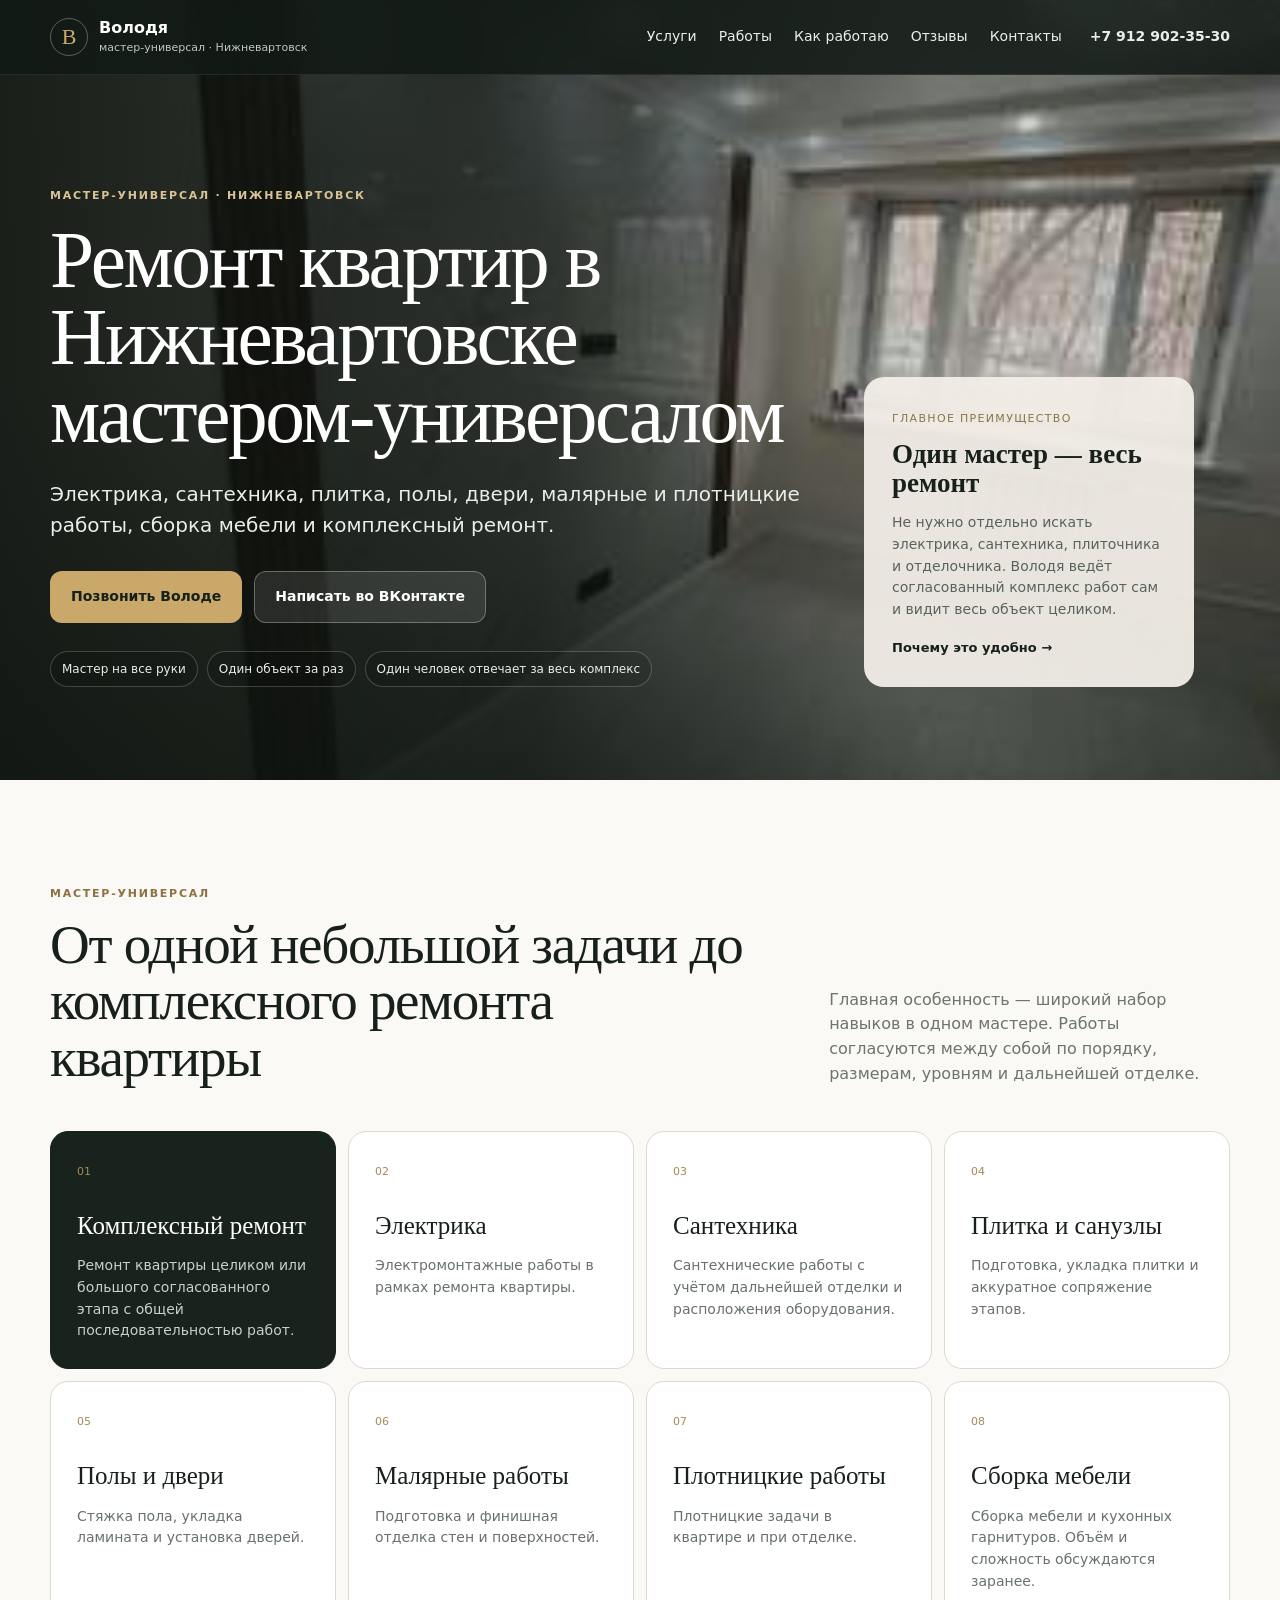
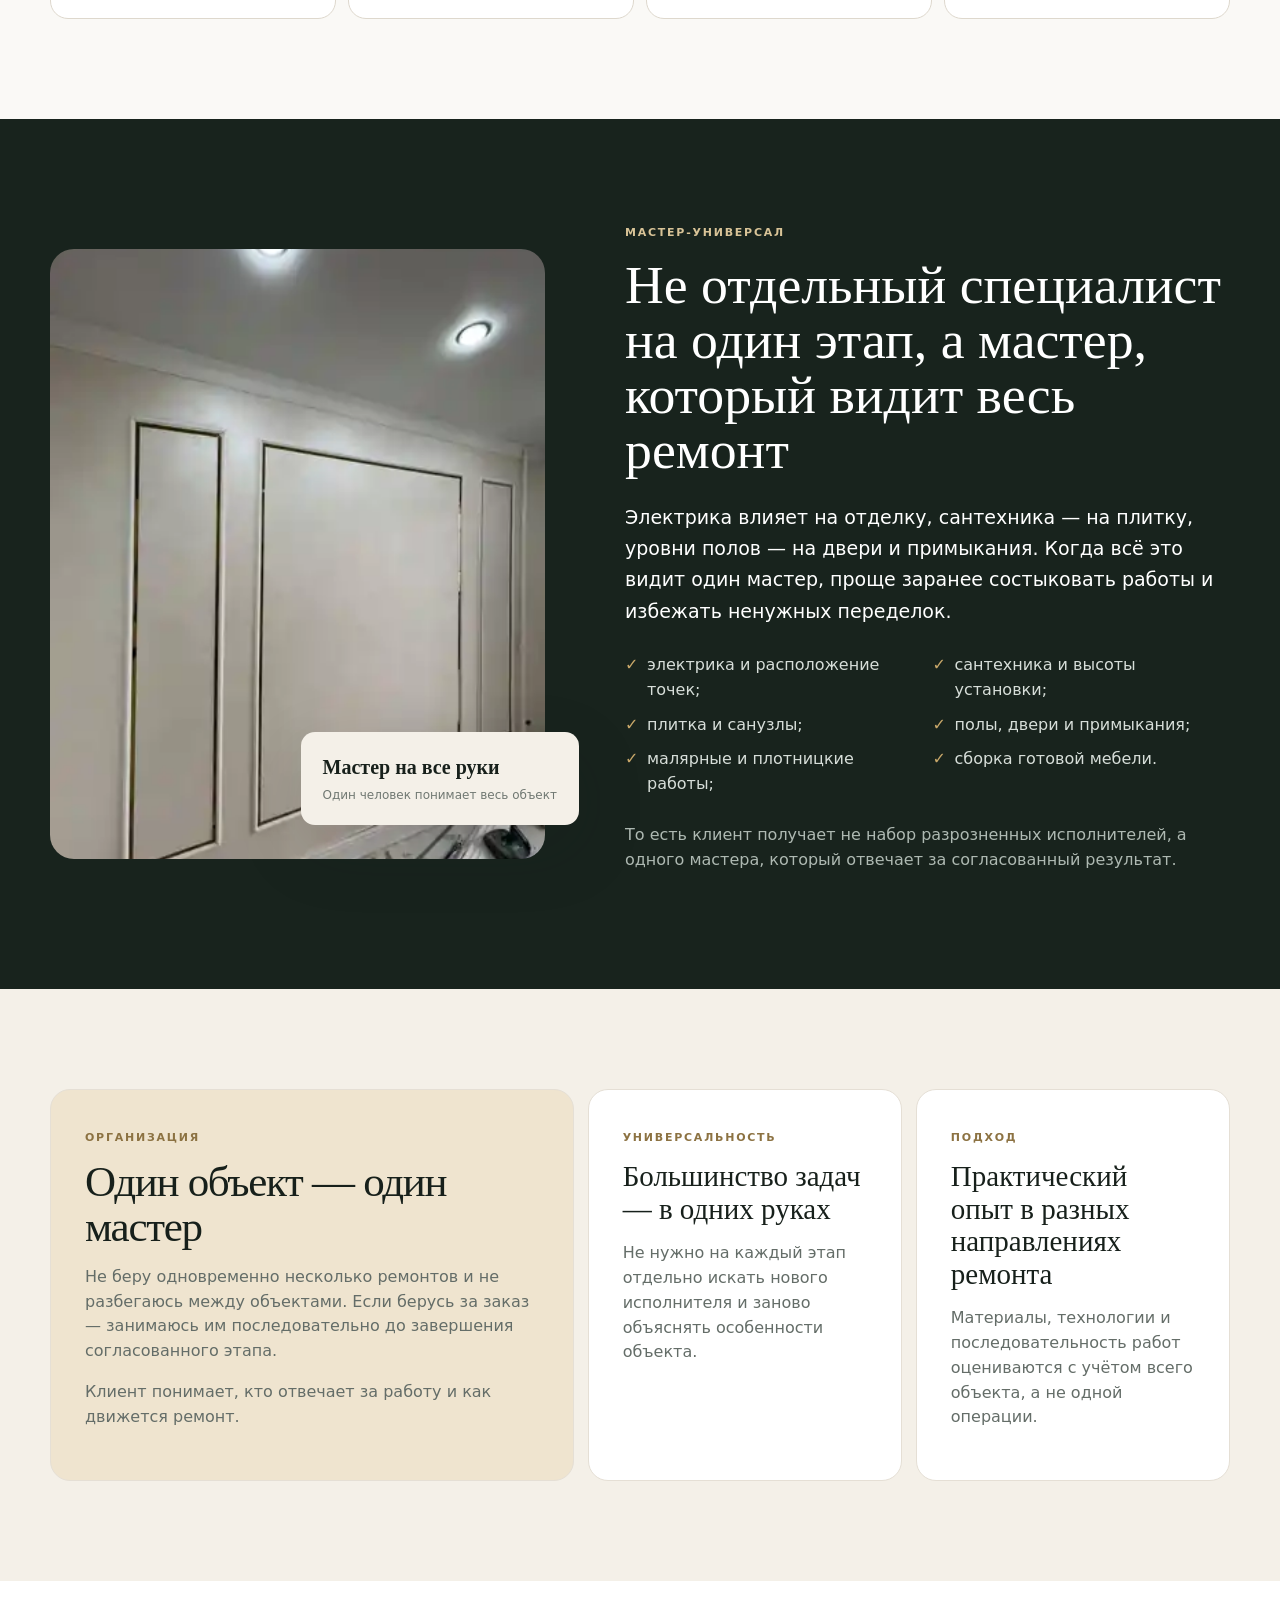
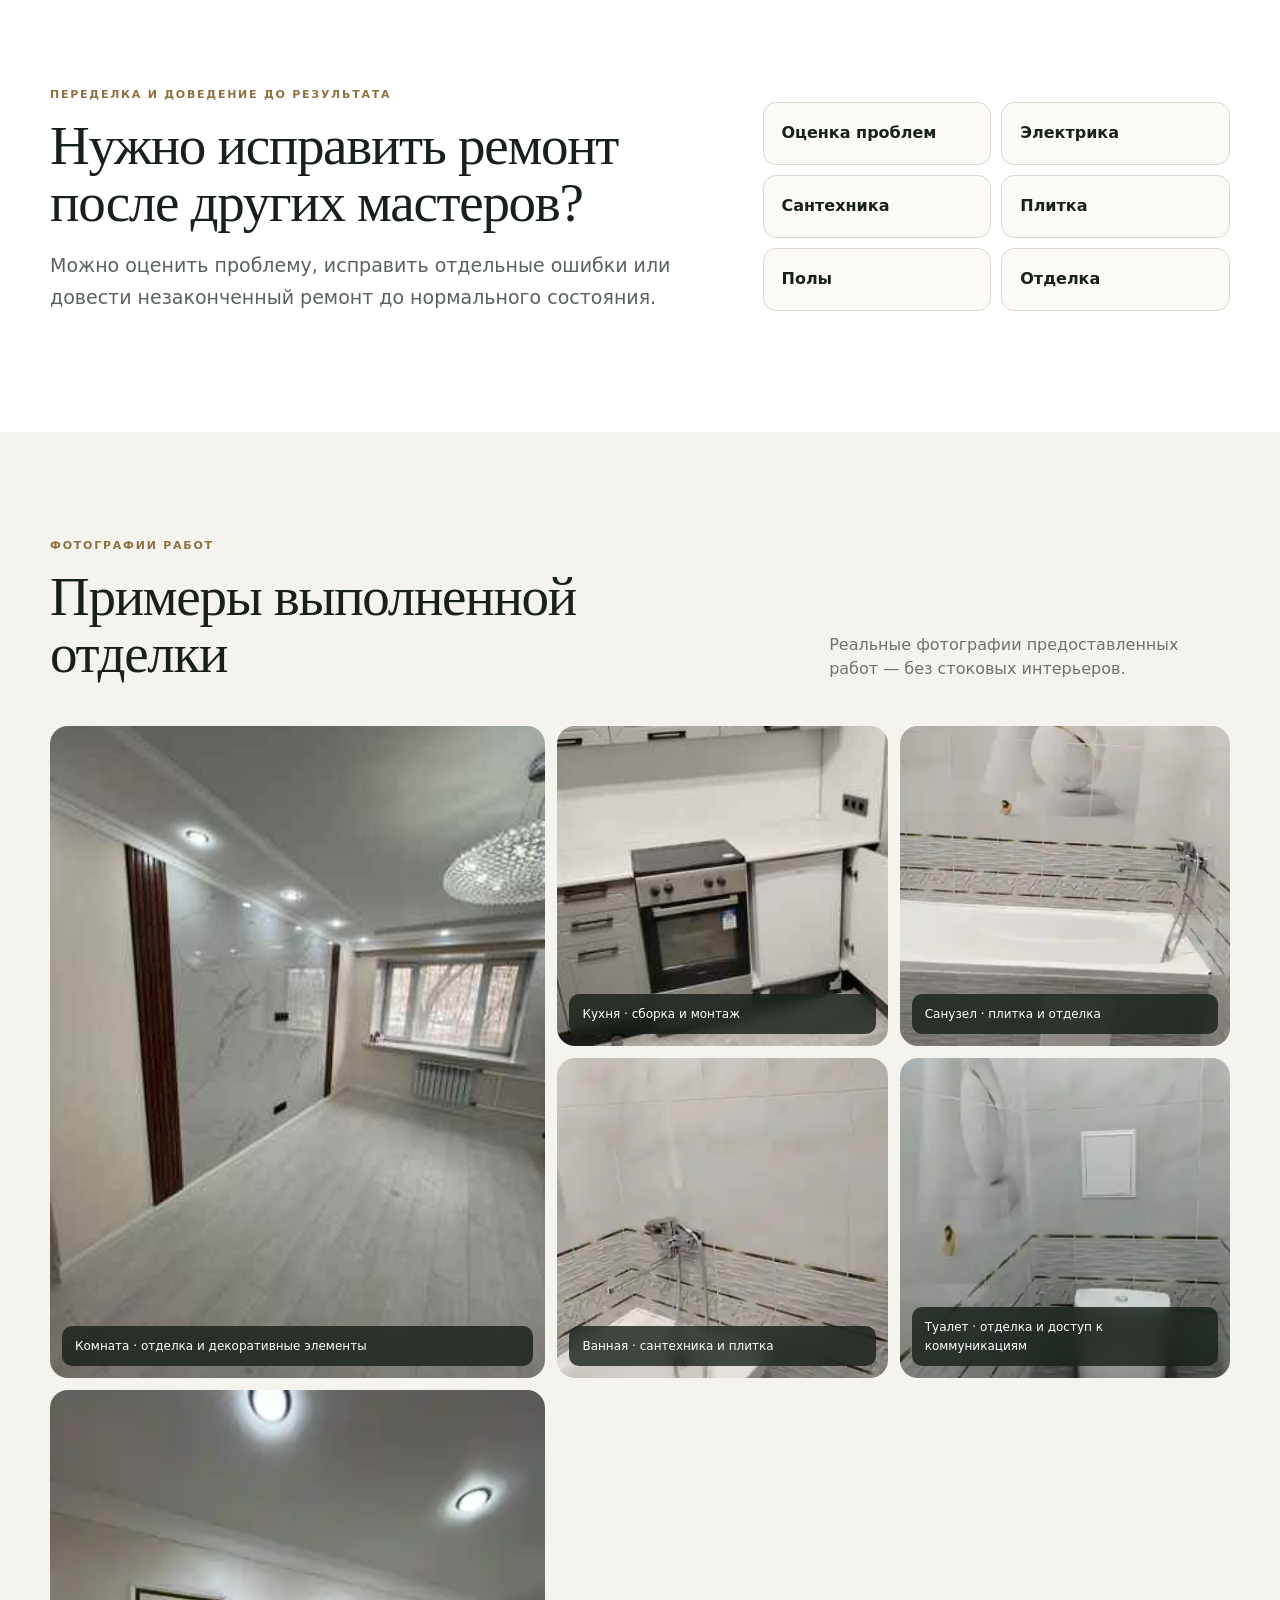
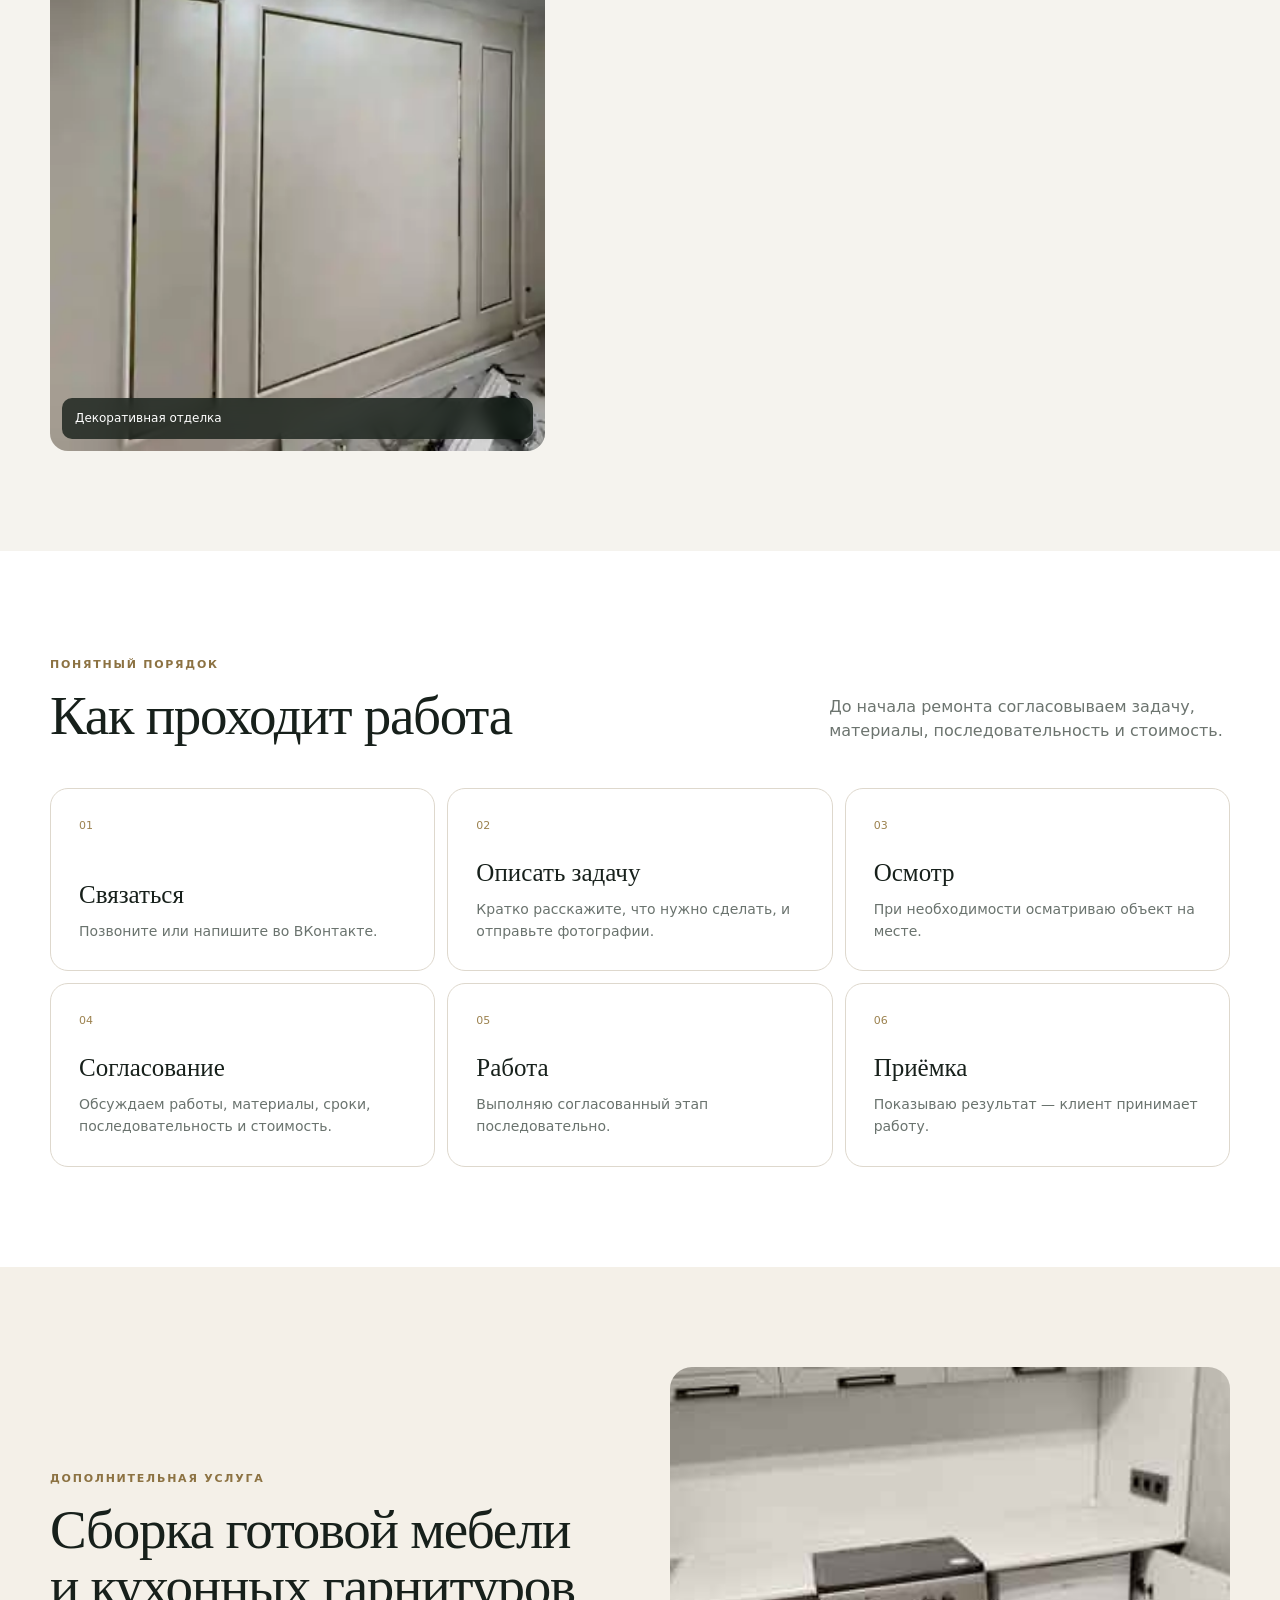
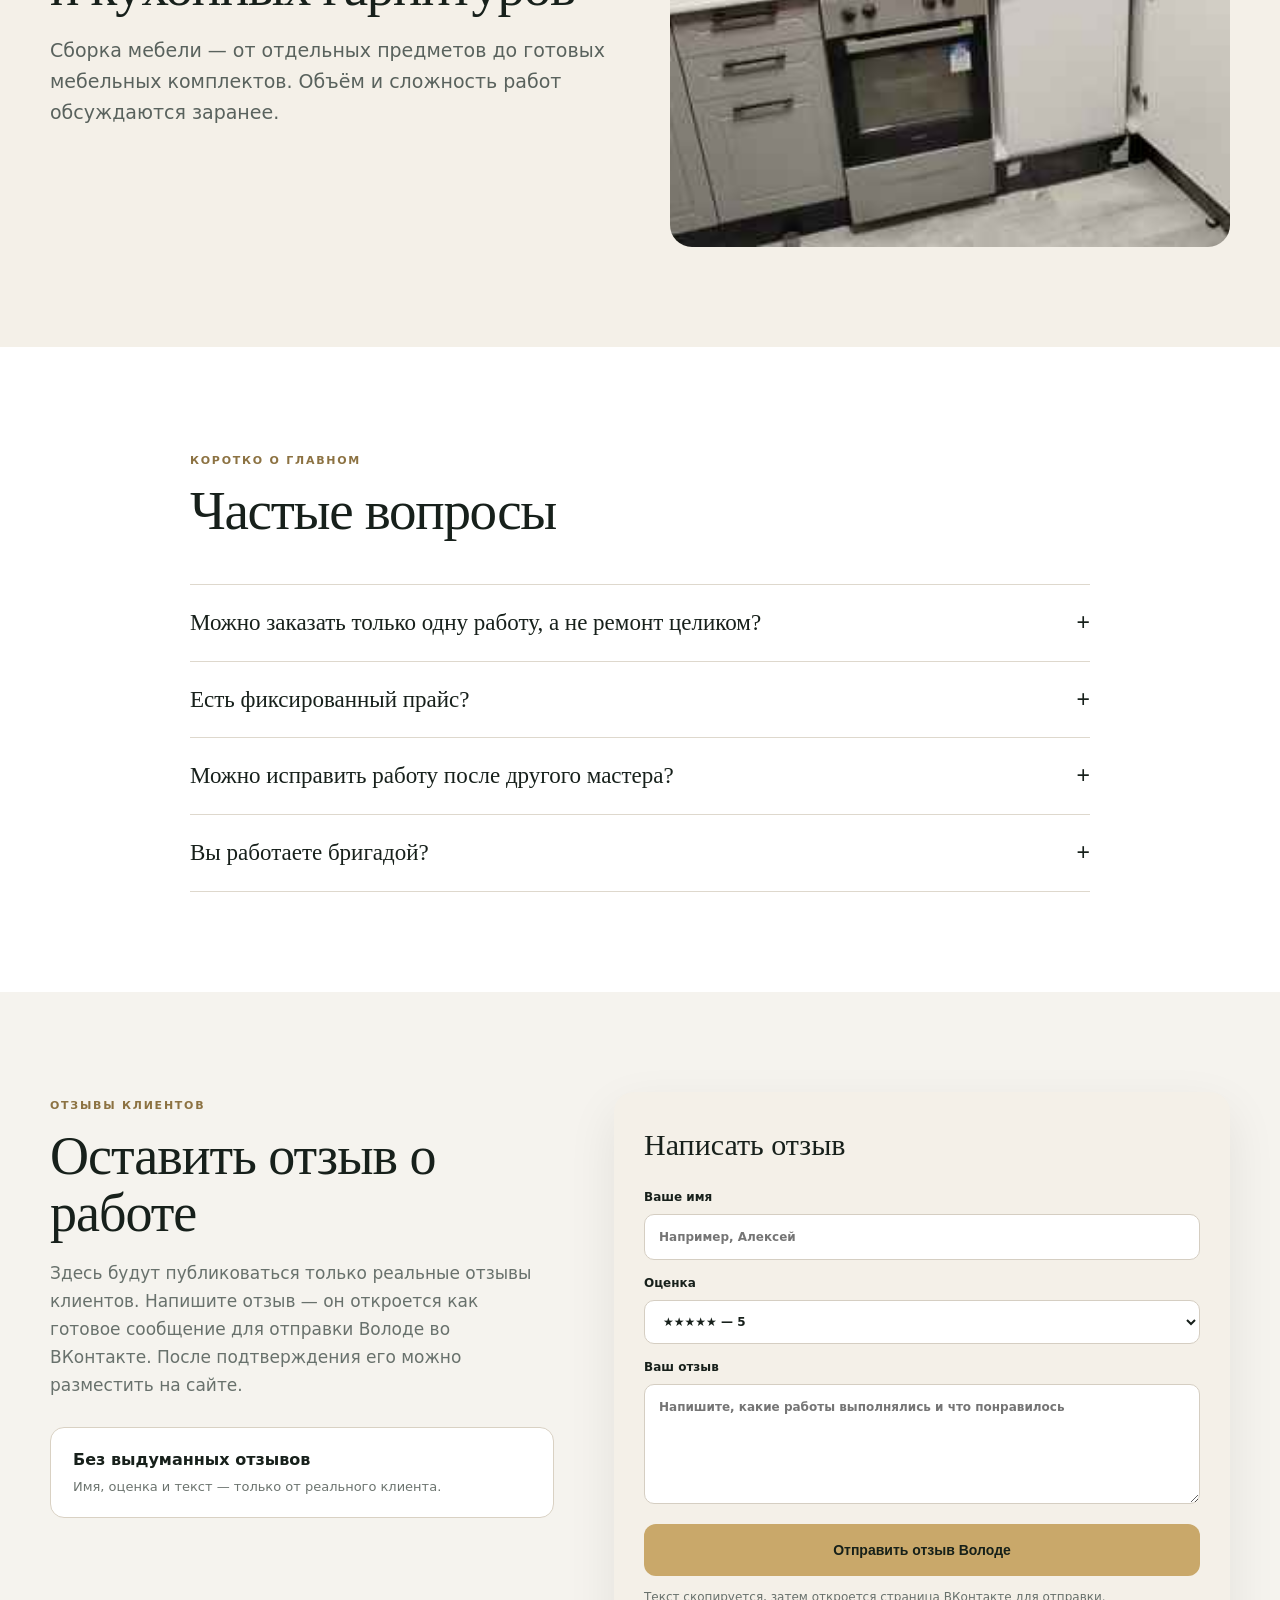
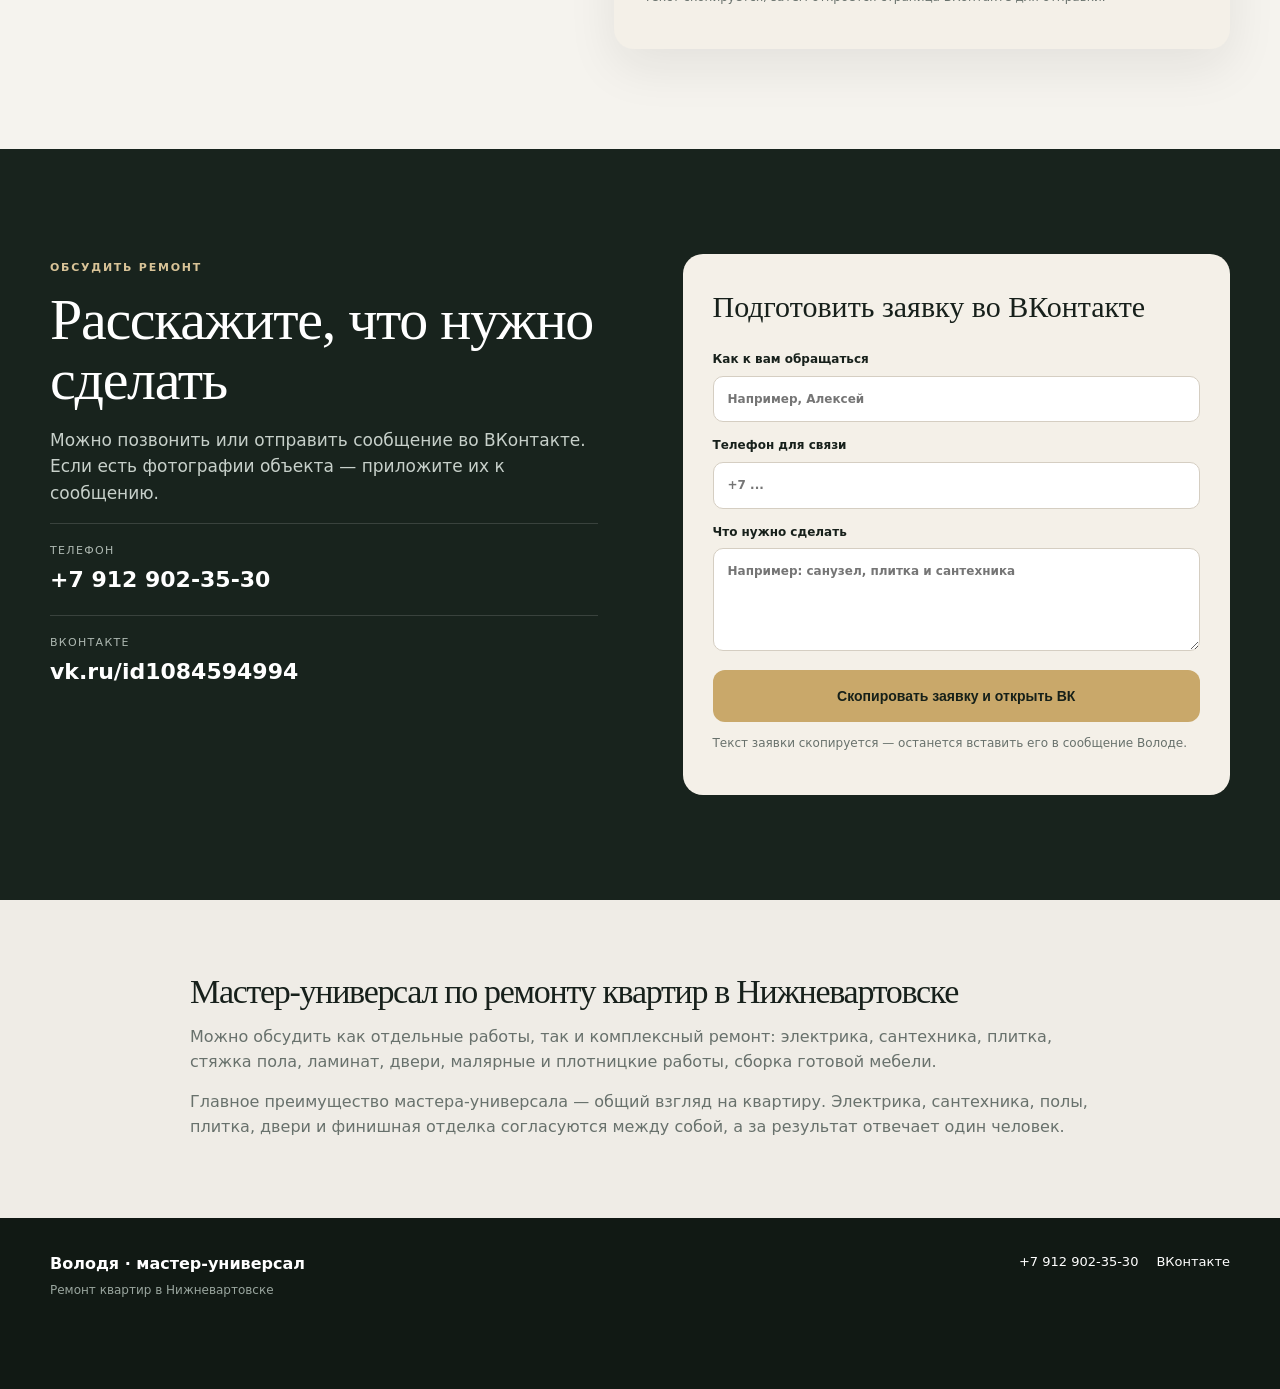
<file: index.html>
<!doctype html>
<html lang="ru" translate="no" class="notranslate">
<head>
  <meta charset="utf-8">
  <meta name="viewport" content="width=device-width,initial-scale=1,viewport-fit=cover">
  <meta name="google" content="notranslate">
  <title>Ремонт квартир в Нижневартовске — мастер-универсал Володя</title>
  <meta name="description" content="Ремонт квартир в Нижневартовске мастером-универсалом: электрика, сантехника, плитка, полы, двери, малярные работы, сборка мебели и комплексный ремонт.">
  <meta name="robots" content="index,follow,max-image-preview:large">
  <meta name="theme-color" content="#18231d">
  <link rel="canonical" href="https://evsavelev.github.io/volodya-remont-nizhnevartovsk/">
  <link rel="icon" href="assets/icons/favicon.svg" type="image/svg+xml">
  <meta property="og:type" content="website">
  <meta property="og:locale" content="ru_RU">
  <meta property="og:title" content="Ремонт квартир в Нижневартовске — мастер-универсал Володя">
  <meta property="og:description" content="Один мастер ведёт весь ремонт: от электрики и сантехники до плитки, полов, дверей и финишной отделки.">
  <meta property="og:url" content="https://evsavelev.github.io/volodya-remont-nizhnevartovsk/">
  <meta property="og:image" content="https://evsavelev.github.io/volodya-remont-nizhnevartovsk/assets/images/living-room-v2.jpg">
  <meta name="twitter:card" content="summary_large_image">
  <link rel="preload" href="assets/images/living-room-v2.jpg" as="image">
  <link rel="stylesheet" href="styles.css">
  <script type="application/ld+json">
  {
    "@context":"https://schema.org",
    "@type":"HomeAndConstructionBusiness",
    "name":"Володя — мастер-универсал по ремонту квартир",
    "description":"Частный мастер-универсал по ремонту квартир в Нижневартовске.",
    "url":"https://evsavelev.github.io/volodya-remont-nizhnevartovsk/",
    "telephone":"+79129023530",
    "areaServed":{"@type":"City","name":"Нижневартовск"},
    "sameAs":["https://vk.ru/id1084594994"],
    "image":"https://evsavelev.github.io/volodya-remont-nizhnevartovsk/assets/images/living-room-v2.jpg"
  }
  </script>
</head>
<body translate="no">
  <a class="skip" href="#main">К содержанию</a>
  <header class="site-header" id="top">
    <div class="wrap nav-wrap">
      <a class="brand" href="#top" aria-label="На главную">
        <span class="brand-mark">В</span>
        <span><b>Володя</b><small>мастер-универсал · Нижневартовск</small></span>
      </a>
      <button class="menu-btn" type="button" aria-expanded="false" aria-controls="main-nav">Меню</button>
      <nav id="main-nav" class="nav" aria-label="Основная навигация">
        <a href="#services">Услуги</a>
        <a href="#portfolio">Работы</a>
        <a href="#process">Как работаю</a>
        <a href="#reviews">Отзывы</a>
        <a href="#contacts">Контакты</a>
      </nav>
      <a class="phone top-phone" href="tel:+79129023530">+7 912 902-35-30</a>
    </div>
  </header>

  <main id="main">
    <section class="hero">
      <div class="hero-media" aria-hidden="true"></div>
      <div class="hero-shade" aria-hidden="true"></div>
      <div class="wrap hero-grid">
        <div class="hero-copy">
          <div class="eyebrow">Мастер-универсал · Нижневартовск</div>
          <h1>Ремонт квартир в Нижневартовске мастером-универсалом</h1>
          <p class="lead">Электрика, сантехника, плитка, полы, двери, малярные и плотницкие работы, сборка мебели и комплексный ремонт.</p>
          <div class="hero-actions">
            <a class="btn btn-primary" href="tel:+79129023530">Позвонить Володе</a>
            <a class="btn btn-light" href="https://vk.ru/id1084594994" target="_blank" rel="noopener">Написать во ВКонтакте</a>
          </div>
          <div class="hero-points" aria-label="Преимущества">
            <span>Мастер на все руки</span>
            <span>Один объект за раз</span>
            <span>Один человек отвечает за весь комплекс</span>
          </div>
        </div>
        <aside class="hero-card">
          <span class="card-kicker">Главное преимущество</span>
          <strong>Один мастер — весь ремонт</strong>
          <p>Не нужно отдельно искать электрика, сантехника, плиточника и отделочника. Володя ведёт согласованный комплекс работ сам и видит весь объект целиком.</p>
          <a href="#why">Почему это удобно →</a>
        </aside>
      </div>
    </section>

    <section class="section intro" id="services">
      <div class="wrap">
        <div class="section-head">
          <div><span class="eyebrow dark">Мастер-универсал</span><h2>От одной небольшой задачи до комплексного ремонта квартиры</h2></div>
          <p>Главная особенность — широкий набор навыков в одном мастере. Работы согласуются между собой по порядку, размерам, уровням и дальнейшей отделке.</p>
        </div>
        <div class="services-grid">
          <article class="service featured"><span>01</span><h3>Комплексный ремонт</h3><p>Ремонт квартиры целиком или большого согласованного этапа с общей последовательностью работ.</p></article>
          <article class="service"><span>02</span><h3>Электрика</h3><p>Электромонтажные работы в рамках ремонта квартиры.</p></article>
          <article class="service"><span>03</span><h3>Сантехника</h3><p>Сантехнические работы с учётом дальнейшей отделки и расположения оборудования.</p></article>
          <article class="service"><span>04</span><h3>Плитка и санузлы</h3><p>Подготовка, укладка плитки и аккуратное сопряжение этапов.</p></article>
          <article class="service"><span>05</span><h3>Полы и двери</h3><p>Стяжка пола, укладка ламината и установка дверей.</p></article>
          <article class="service"><span>06</span><h3>Малярные работы</h3><p>Подготовка и финишная отделка стен и поверхностей.</p></article>
          <article class="service"><span>07</span><h3>Плотницкие работы</h3><p>Плотницкие задачи в квартире и при отделке.</p></article>
          <article class="service"><span>08</span><h3>Сборка мебели</h3><p>Сборка мебели и кухонных гарнитуров. Объём и сложность обсуждаются заранее.</p></article>
        </div>
      </div>
    </section>

    <section class="section contrast" id="why">
      <div class="wrap split">
        <div class="photo-stack">
          <img src="assets/images/decor-wall.jpg" alt="Декоративная отделка стены в квартире" loading="lazy">
          <div class="photo-note"><b>Мастер на все руки</b><span>Один человек понимает весь объект</span></div>
        </div>
        <div class="text-block">
          <span class="eyebrow">Мастер-универсал</span>
          <h2>Не отдельный специалист на один этап, а мастер, который видит весь ремонт</h2>
          <p class="big">Электрика влияет на отделку, сантехника — на плитку, уровни полов — на двери и примыкания. Когда всё это видит один мастер, проще заранее состыковать работы и избежать ненужных переделок.</p>
          <ul class="checklist">
            <li>электрика и расположение точек;</li>
            <li>сантехника и высоты установки;</li>
            <li>плитка и санузлы;</li>
            <li>полы, двери и примыкания;</li>
            <li>малярные и плотницкие работы;</li>
            <li>сборка готовой мебели.</li>
          </ul>
          <p class="muted-light">То есть клиент получает не набор разрозненных исполнителей, а одного мастера, который отвечает за согласованный результат.</p>
        </div>
      </div>
    </section>

    <section class="section focus-section">
      <div class="wrap focus-grid">
        <article class="focus-card primary-focus"><span class="eyebrow dark">Организация</span><h2>Один объект — один мастер</h2><p>Не беру одновременно несколько ремонтов и не разбегаюсь между объектами. Если берусь за заказ — занимаюсь им последовательно до завершения согласованного этапа.</p><p>Клиент понимает, кто отвечает за работу и как движется ремонт.</p></article>
        <article class="focus-card"><span class="eyebrow dark">Универсальность</span><h3>Большинство задач — в одних руках</h3><p>Не нужно на каждый этап отдельно искать нового исполнителя и заново объяснять особенности объекта.</p></article>
        <article class="focus-card"><span class="eyebrow dark">Подход</span><h3>Практический опыт в разных направлениях ремонта</h3><p>Материалы, технологии и последовательность работ оцениваются с учётом всего объекта, а не одной операции.</p></article>
      </div>
    </section>

    <section class="section rescue">
      <div class="wrap rescue-grid">
        <div>
          <span class="eyebrow dark">Переделка и доведение до результата</span>
          <h2>Нужно исправить ремонт после других мастеров?</h2>
          <p class="big dark-big">Можно оценить проблему, исправить отдельные ошибки или довести незаконченный ремонт до нормального состояния.</p>
        </div>
        <div class="rescue-list">
          <span>Оценка проблем</span><span>Электрика</span><span>Сантехника</span><span>Плитка</span><span>Полы</span><span>Отделка</span>
        </div>
      </div>
    </section>

    <section class="section portfolio" id="portfolio">
      <div class="wrap">
        <div class="section-head"><div><span class="eyebrow dark">Фотографии работ</span><h2>Примеры выполненной отделки</h2></div><p>Реальные фотографии предоставленных работ — без стоковых интерьеров.</p></div>
        <div class="gallery">
          <figure class="g1"><img src="assets/images/living-room-v2.jpg" alt="Отделка комнаты с декоративными панелями и подсветкой" loading="lazy"><figcaption>Комната · отделка и декоративные элементы</figcaption></figure>
          <figure class="g2"><img src="assets/images/kitchen-v2.jpg" alt="Собранный кухонный гарнитур и подключённая техника" loading="lazy"><figcaption>Кухня · сборка и монтаж</figcaption></figure>
          <figure class="g3"><img src="assets/images/bathroom.jpg" alt="Отделанный санузел с ванной и плиткой" loading="lazy"><figcaption>Санузел · плитка и отделка</figcaption></figure>
          <figure class="g4"><img src="assets/images/bath-detail.jpg" alt="Монтаж ванны, смесителя и облицовка плиткой" loading="lazy"><figcaption>Ванная · сантехника и плитка</figcaption></figure>
          <figure class="g5"><img src="assets/images/toilet.jpg" alt="Отделка туалета плиткой с ревизионным люком" loading="lazy"><figcaption>Туалет · отделка и доступ к коммуникациям</figcaption></figure>
          <figure class="g6"><img src="assets/images/decor-wall.jpg" alt="Декоративная стеновая отделка с молдингами" loading="lazy"><figcaption>Декоративная отделка</figcaption></figure>
        </div>
      </div>
    </section>

    <section class="section process" id="process">
      <div class="wrap">
        <div class="section-head"><div><span class="eyebrow dark">Понятный порядок</span><h2>Как проходит работа</h2></div><p>До начала ремонта согласовываем задачу, материалы, последовательность и стоимость.</p></div>
        <ol class="steps">
          <li><b>Связаться</b><span>Позвоните или напишите во ВКонтакте.</span></li>
          <li><b>Описать задачу</b><span>Кратко расскажите, что нужно сделать, и отправьте фотографии.</span></li>
          <li><b>Осмотр</b><span>При необходимости осматриваю объект на месте.</span></li>
          <li><b>Согласование</b><span>Обсуждаем работы, материалы, сроки, последовательность и стоимость.</span></li>
          <li><b>Работа</b><span>Выполняю согласованный этап последовательно.</span></li>
          <li><b>Приёмка</b><span>Показываю результат — клиент принимает работу.</span></li>
        </ol>
      </div>
    </section>

    <section class="section furniture">
      <div class="wrap furniture-grid">
        <div><span class="eyebrow dark">Дополнительная услуга</span><h2>Сборка готовой мебели и кухонных гарнитуров</h2><p class="big dark-big">Сборка мебели — от отдельных предметов до готовых мебельных комплектов. Объём и сложность работ обсуждаются заранее.</p></div>
        <img src="assets/images/kitchen-v2.jpg" alt="Готовый кухонный гарнитур после сборки" loading="lazy">
      </div>
    </section>

    <section class="section faq">
      <div class="wrap narrow">
        <div class="section-head simple"><div><span class="eyebrow dark">Коротко о главном</span><h2>Частые вопросы</h2></div></div>
        <div class="faq-list">
          <details><summary>Можно заказать только одну работу, а не ремонт целиком?</summary><p>Да. Можно обсудить отдельные ремонтные работы: сантехнику, электрику, плитку, полы, двери, малярные, плотницкие и другие задачи из списка услуг.</p></details>
          <details><summary>Есть фиксированный прайс?</summary><p>Стоимость рассчитывается индивидуально после оценки объёма и сложности работ. Перед началом обсуждаем объём, последовательность и стоимость.</p></details>
          <details><summary>Можно исправить работу после другого мастера?</summary><p>Да. Сначала оценивается проблема, затем обсуждается, что именно целесообразно исправить или переделать.</p></details>
          <details><summary>Вы работаете бригадой?</summary><p>Нет. Это сайт частного мастера-универсала. Основная идея — один мастер видит весь объект целиком и отвечает за согласованный комплекс работ.</p></details>
        </div>
      </div>
    </section>

    <section class="section reviews" id="reviews">
      <div class="wrap review-grid">
        <div class="review-copy">
          <span class="eyebrow dark">Отзывы клиентов</span>
          <h2>Оставить отзыв о работе</h2>
          <p>Здесь будут публиковаться только реальные отзывы клиентов. Напишите отзыв — он откроется как готовое сообщение для отправки Володе во ВКонтакте. После подтверждения его можно разместить на сайте.</p>
          <div class="review-trust"><b>Без выдуманных отзывов</b><span>Имя, оценка и текст — только от реального клиента.</span></div>
        </div>
        <form class="lead-form review-form" id="review-form">
          <h3>Написать отзыв</h3>
          <label>Ваше имя<input name="review_name" autocomplete="name" required placeholder="Например, Алексей"></label>
          <label>Оценка<select name="review_rating" required><option value="5">★★★★★ — 5</option><option value="4">★★★★☆ — 4</option><option value="3">★★★☆☆ — 3</option><option value="2">★★☆☆☆ — 2</option><option value="1">★☆☆☆☆ — 1</option></select></label>
          <label>Ваш отзыв<textarea name="review_text" rows="5" required placeholder="Напишите, какие работы выполнялись и что понравилось"></textarea></label>
          <button class="btn btn-primary full" type="submit">Отправить отзыв Володе</button>
          <p class="form-note" id="review-note">Текст скопируется, затем откроется страница ВКонтакте для отправки.</p>
        </form>
      </div>
    </section>

    <section class="contact-section" id="contacts">
      <div class="wrap contact-grid">
        <div class="contact-copy">
          <span class="eyebrow">Обсудить ремонт</span>
          <h2>Расскажите, что нужно сделать</h2>
          <p>Можно позвонить или отправить сообщение во ВКонтакте. Если есть фотографии объекта — приложите их к сообщению.</p>
          <a class="contact-line" href="tel:+79129023530"><span>Телефон</span><b>+7 912 902-35-30</b></a>
          <a class="contact-line" href="https://vk.ru/id1084594994" target="_blank" rel="noopener"><span>ВКонтакте</span><b>vk.ru/id1084594994</b></a>
        </div>
        <form class="lead-form" id="lead-form">
          <h3>Подготовить заявку во ВКонтакте</h3>
          <label>Как к вам обращаться<input name="name" autocomplete="name" placeholder="Например, Алексей"></label>
          <label>Телефон для связи<input name="phone" autocomplete="tel" inputmode="tel" placeholder="+7 ..."></label>
          <label>Что нужно сделать<textarea name="task" rows="4" placeholder="Например: санузел, плитка и сантехника"></textarea></label>
          <button class="btn btn-primary full" type="submit">Скопировать заявку и открыть ВК</button>
          <p class="form-note" id="form-note">Текст заявки скопируется — останется вставить его в сообщение Володе.</p>
        </form>
      </div>
    </section>

    <section class="seo-copy">
      <div class="wrap narrow">
        <h2>Мастер-универсал по ремонту квартир в Нижневартовске</h2>
        <p>Можно обсудить как отдельные работы, так и комплексный ремонт: электрика, сантехника, плитка, стяжка пола, ламинат, двери, малярные и плотницкие работы, сборка готовой мебели.</p>
        <p>Главное преимущество мастера-универсала — общий взгляд на квартиру. Электрика, сантехника, полы, плитка, двери и финишная отделка согласуются между собой, а за результат отвечает один человек.</p>
      </div>
    </section>
  </main>

  <footer class="footer">
    <div class="wrap footer-grid"><div><b>Володя · мастер-универсал</b><span>Ремонт квартир в Нижневартовске</span></div><div class="footer-links"><a href="tel:+79129023530">+7 912 902-35-30</a><a href="https://vk.ru/id1084594994" target="_blank" rel="noopener">ВКонтакте</a></div></div>
  </footer>

  <div class="mobile-bar" aria-label="Быстрые контакты"><a href="tel:+79129023530">Позвонить</a><a href="https://vk.ru/id1084594994" target="_blank" rel="noopener">Написать ВК</a></div>
  <script src="script.js" defer></script>
</body>
</html>
</file>
<file: styles.css>
:root{--ink:#17201b;--deep:#18231d;--deep2:#223128;--paper:#f4f0e8;--white:#fff;--gold:#c9a86a;--line:#ded8cd;--muted:#6c746f;--shadow:0 24px 70px rgba(20,31,25,.14);--radius:24px}*{box-sizing:border-box}html{scroll-behavior:smooth}body{margin:0;font-family:Inter,ui-sans-serif,system-ui,-apple-system,BlinkMacSystemFont,"Segoe UI",sans-serif;background:#faf9f6;color:var(--ink);line-height:1.55}img{max-width:100%;display:block}a{color:inherit}.wrap{width:min(1180px,calc(100% - 40px));margin:auto}.narrow{width:min(900px,calc(100% - 40px))}.skip{position:absolute;left:-9999px;top:0}.skip:focus{left:12px;top:12px;z-index:999;background:#fff;padding:10px 14px}.site-header{position:fixed;top:0;left:0;right:0;z-index:50;background:rgba(18,26,21,.86);backdrop-filter:blur(16px);border-bottom:1px solid rgba(255,255,255,.08);color:#fff}.nav-wrap{height:74px;display:flex;align-items:center;gap:28px}.brand{display:flex;align-items:center;gap:11px;text-decoration:none;min-width:250px}.brand-mark{width:38px;height:38px;border:1px solid rgba(255,255,255,.3);border-radius:50%;display:grid;place-items:center;font-family:Georgia,serif;color:var(--gold);font-size:22px}.brand span:last-child{display:flex;flex-direction:column;line-height:1.05}.brand small{font-size:11px;color:#bfc8c1;margin-top:5px;font-weight:500}.nav{display:flex;gap:22px;margin-left:auto}.nav a,.top-phone{font-size:14px;text-decoration:none;color:#e9eee9}.nav a:hover,.top-phone:hover{color:#fff}.top-phone{font-weight:750;white-space:nowrap}.menu-btn{display:none;background:none;border:1px solid rgba(255,255,255,.25);color:#fff;padding:8px 12px;border-radius:10px}.hero{min-height:780px;position:relative;display:grid;align-items:end;color:#fff;overflow:hidden}.hero-media{position:absolute;inset:0;background:url('assets/images/living-room.webp') center 46%/cover no-repeat;transform:scale(1.02)}.hero-shade{position:absolute;inset:0;background:linear-gradient(90deg,rgba(14,20,16,.92) 0%,rgba(14,20,16,.76) 42%,rgba(14,20,16,.18) 72%),linear-gradient(0deg,rgba(14,20,16,.58),transparent 52%)}.hero-grid{position:relative;z-index:2;display:grid;grid-template-columns:minmax(0,760px) 330px;gap:54px;align-items:end;padding:180px 0 86px}.hero-copy h1{font-family:Georgia,"Times New Roman",serif;font-weight:500;font-size:clamp(48px,6.2vw,84px);line-height:.98;letter-spacing:-2.4px;margin:18px 0 24px;max-width:850px}.eyebrow{text-transform:uppercase;letter-spacing:.16em;font-size:11px;font-weight:800;color:#d8c397}.eyebrow.dark{color:#8c7242}.lead{font-size:20px;max-width:700px;color:#e8eee9;margin:0 0 30px}.hero-actions{display:flex;flex-wrap:wrap;gap:12px}.btn{display:inline-flex;align-items:center;justify-content:center;min-height:52px;padding:0 20px;border-radius:12px;text-decoration:none;border:1px solid transparent;font-weight:800;font-size:14px;cursor:pointer}.btn-primary{background:var(--gold);color:#162019}.btn-light{background:rgba(255,255,255,.1);border-color:rgba(255,255,255,.3);color:#fff}.hero-points{display:flex;flex-wrap:wrap;gap:9px;margin-top:28px}.hero-points span{font-size:12px;border:1px solid rgba(255,255,255,.2);border-radius:999px;padding:8px 11px;color:#e8eee9;background:rgba(0,0,0,.1)}.hero-card{background:rgba(244,240,232,.94);color:var(--ink);border-radius:20px;padding:28px;box-shadow:var(--shadow)}.hero-card .card-kicker{font-size:11px;text-transform:uppercase;letter-spacing:.12em;color:#8b7449}.hero-card strong{display:block;font-family:Georgia,serif;font-size:27px;line-height:1.08;margin:10px 0 14px}.hero-card p{font-size:14px;color:#59625d}.hero-card a{text-decoration:none;font-size:13px;font-weight:800}.section{padding:100px 0}.section-head{display:grid;grid-template-columns:1.15fr .65fr;gap:70px;align-items:end;margin-bottom:44px}.section-head h2,.focus-card h2,.rescue h2,.contact-copy h2,.furniture h2,.seo-copy h2{font-family:Georgia,serif;font-weight:500;font-size:clamp(36px,4.3vw,58px);line-height:1.03;letter-spacing:-1.3px;margin:12px 0 0}.section-head p{color:var(--muted);margin:0;font-size:16px}.services-grid{display:grid;grid-template-columns:repeat(4,1fr);gap:12px}.service{background:#fff;border:1px solid var(--line);padding:26px;border-radius:18px;min-height:210px;transition:.2s transform,.2s box-shadow}.service:hover{transform:translateY(-3px);box-shadow:0 16px 38px rgba(25,35,29,.08)}.service.featured{background:var(--deep);color:#fff;border-color:var(--deep)}.service span{font-size:11px;color:#a68a58}.service h3{font-family:Georgia,serif;font-size:25px;font-weight:500;margin:24px 0 10px}.service p{font-size:14px;color:#68716c;margin:0}.service.featured p{color:#c9d0cb}.contrast{background:var(--deep);color:#fff}.split{display:grid;grid-template-columns:.9fr 1.1fr;gap:80px;align-items:center}.photo-stack{position:relative}.photo-stack img{width:100%;height:610px;object-fit:cover;border-radius:24px}.photo-note{position:absolute;right:-34px;bottom:34px;background:var(--paper);color:var(--ink);padding:20px 22px;border-radius:14px;box-shadow:var(--shadow);display:flex;flex-direction:column}.photo-note b{font-family:Georgia,serif;font-size:20px}.photo-note span{font-size:12px;color:#707872;margin-top:3px}.text-block h2{font-family:Georgia,serif;font-size:clamp(40px,4.2vw,60px);line-height:1.02;font-weight:500;margin:14px 0 24px}.big{font-size:19px;line-height:1.65}.checklist{list-style:none;padding:0;margin:26px 0;display:grid;grid-template-columns:1fr 1fr;gap:10px}.checklist li{position:relative;padding-left:22px;color:#d7ded9}.checklist li:before{content:"✓";position:absolute;left:0;color:var(--gold)}.muted-light{color:#aeb9b2}.focus-section{background:var(--paper)}.focus-grid{display:grid;grid-template-columns:1.25fr .75fr .75fr;gap:14px}.focus-card{background:#fff;border-radius:20px;padding:34px;border:1px solid #e5dfd5}.focus-card.primary-focus{background:#efe4cf}.focus-card h2{font-size:43px}.focus-card h3{font-family:Georgia,serif;font-size:29px;font-weight:500;line-height:1.12;margin:12px 0 16px}.focus-card p{color:#646d68}.rescue{background:#fff}.rescue-grid{display:grid;grid-template-columns:1.15fr .85fr;gap:80px;align-items:center}.dark-big{color:#59625d}.rescue-list{display:grid;grid-template-columns:1fr 1fr;gap:10px}.rescue-list span{padding:18px;border:1px solid var(--line);border-radius:13px;background:#fbfaf7;font-weight:750}.portfolio{background:#f5f3ee}.gallery{display:grid;grid-template-columns:1.2fr .8fr .8fr;grid-template-rows:320px 320px;gap:12px}.gallery figure{margin:0;position:relative;overflow:hidden;border-radius:18px;background:#ddd}.gallery picture,.gallery img{width:100%;height:100%}.gallery img{object-fit:cover;transition:transform .35s}.gallery figure:hover img{transform:scale(1.025)}.gallery figcaption{position:absolute;left:12px;right:12px;bottom:12px;background:rgba(20,29,23,.78);backdrop-filter:blur(8px);color:#fff;padding:11px 13px;border-radius:10px;font-size:12px}.g1{grid-row:1/3}.process{background:#fff}.steps{counter-reset:step;list-style:none;padding:0;margin:0;display:grid;grid-template-columns:repeat(3,1fr);gap:12px}.steps li{counter-increment:step;padding:28px;border:1px solid var(--line);border-radius:18px;min-height:170px;display:flex;flex-direction:column;background:#fff}.steps li:before{content:"0" counter(step);font-size:11px;color:#9c824f;margin-bottom:auto}.steps b{font-family:Georgia,serif;font-size:25px;font-weight:500;margin:20px 0 6px}.steps span{color:#6a736e;font-size:14px}.furniture{background:var(--paper)}.furniture-grid{display:grid;grid-template-columns:1fr 1fr;gap:60px;align-items:center}.furniture img{height:480px;width:100%;object-fit:cover;border-radius:22px}.faq{background:#fff}.section-head.simple{grid-template-columns:1fr}.faq-list{border-top:1px solid var(--line)}details{border-bottom:1px solid var(--line);padding:20px 0}summary{cursor:pointer;font-family:Georgia,serif;font-size:23px;list-style:none;display:flex;justify-content:space-between;gap:20px}summary:after{content:"+";font-family:Inter,sans-serif}details[open] summary:after{content:"−"}details p{color:#65706a;max-width:760px}.reviews{background:#f5f3ee}.review-placeholder{display:grid;grid-template-columns:1fr 1fr;gap:80px;align-items:center;border:1px dashed #bdb5a7;border-radius:20px;padding:34px}.review-placeholder h2{font-family:Georgia,serif;font-size:40px;font-weight:500;margin:10px 0 0}.review-placeholder p{color:#6c746f}.contact-section{background:var(--deep);color:#fff;padding:105px 0}.contact-grid{display:grid;grid-template-columns:1fr 1fr;gap:85px}.contact-copy h2{font-size:58px}.contact-copy>p{color:#c7d0ca;font-size:17px}.contact-line{display:flex;flex-direction:column;text-decoration:none;border-top:1px solid rgba(255,255,255,.14);padding:18px 0}.contact-line span{font-size:11px;text-transform:uppercase;letter-spacing:.12em;color:#aeb9b2}.contact-line b{font-size:22px;margin-top:4px}.lead-form{background:#f4f0e8;color:var(--ink);padding:30px;border-radius:20px}.lead-form h3{font-family:Georgia,serif;font-size:30px;font-weight:500;margin:0 0 20px}.lead-form label{display:block;font-size:12px;font-weight:750;margin:14px 0}.lead-form input,.lead-form textarea{width:100%;border:1px solid #d5cec2;border-radius:10px;padding:13px 14px;margin-top:7px;font:inherit;background:#fff}.full{width:100%;border:0}.form-note{font-size:12px;color:#68716c}.seo-copy{background:#efece6;padding:62px 0}.seo-copy h2{font-size:34px}.seo-copy p{color:#68716c}.footer{background:#111914;color:#fff;padding:34px 0 90px}.footer-grid{display:flex;justify-content:space-between;gap:20px}.footer-grid>div:first-child{display:flex;flex-direction:column}.footer-grid span{font-size:12px;color:#9aa69f;margin-top:4px}.footer-links{display:flex;gap:18px}.footer-links a{text-decoration:none;font-size:13px}.mobile-bar{display:none}.menu-btn{font:inherit}.hero-card,.lead-form,.service,.focus-card,.gallery figure,.furniture img{box-shadow:none}@media(max-width:980px){.nav,.top-phone{display:none}.menu-btn{display:block;margin-left:auto}.nav.open{display:flex;position:absolute;top:74px;left:20px;right:20px;background:#18231d;border:1px solid rgba(255,255,255,.1);border-radius:14px;padding:14px;flex-direction:column}.hero-grid{grid-template-columns:1fr}.hero-card{display:none}.services-grid{grid-template-columns:repeat(2,1fr)}.split,.rescue-grid,.furniture-grid,.contact-grid{grid-template-columns:1fr}.photo-note{right:20px}.focus-grid{grid-template-columns:1fr 1fr}.focus-card.primary-focus{grid-column:1/-1}.gallery{grid-template-columns:1fr 1fr;grid-template-rows:340px 260px 260px}.g1{grid-row:1;grid-column:1/-1}.steps{grid-template-columns:repeat(2,1fr)}.section-head{grid-template-columns:1fr;gap:18px}.review-placeholder{grid-template-columns:1fr;gap:12px}}@media(max-width:640px){.wrap,.narrow{width:min(100% - 28px,1180px)}.site-header{position:absolute}.nav-wrap{height:66px}.brand{min-width:auto}.brand small{display:none}.hero{min-height:760px}.hero-shade{background:linear-gradient(0deg,rgba(13,20,16,.91) 0%,rgba(13,20,16,.72) 58%,rgba(13,20,16,.25) 100%)}.hero-grid{padding:150px 0 58px}.hero-copy h1{font-size:48px;letter-spacing:-1.7px}.lead{font-size:17px}.hero-actions{display:grid}.btn{width:100%}.section{padding:72px 0}.section-head h2,.focus-card h2,.rescue h2,.contact-copy h2,.furniture h2{font-size:38px}.services-grid,.focus-grid,.rescue-list,.steps{grid-template-columns:1fr}.focus-card.primary-focus{grid-column:auto}.split{gap:40px}.photo-stack img{height:430px}.photo-note{position:static;margin-top:10px}.checklist{grid-template-columns:1fr}.gallery{display:grid;grid-template-columns:1fr;grid-template-rows:auto}.gallery figure,.g1{grid-column:auto;grid-row:auto;height:360px}.gallery .g2,.gallery .g6{height:270px}.furniture img{height:360px}.contact-grid{gap:36px}.contact-copy h2{font-size:42px}.review-placeholder{padding:24px}.footer-grid,.footer-links{flex-direction:column}.mobile-bar{position:fixed;z-index:60;left:0;right:0;bottom:0;display:grid;grid-template-columns:1fr 1fr;background:#fff;box-shadow:0 -8px 28px rgba(0,0,0,.12);padding:8px calc(8px + env(safe-area-inset-right)) calc(8px + env(safe-area-inset-bottom)) calc(8px + env(safe-area-inset-left));gap:8px}.mobile-bar a{min-height:48px;border-radius:10px;display:grid;place-items:center;text-decoration:none;font-size:13px;font-weight:800}.mobile-bar a:first-child{background:#18231d;color:#fff}.mobile-bar a:last-child{background:#c9a86a;color:#18231d}.footer{padding-bottom:100px}}
</file>
